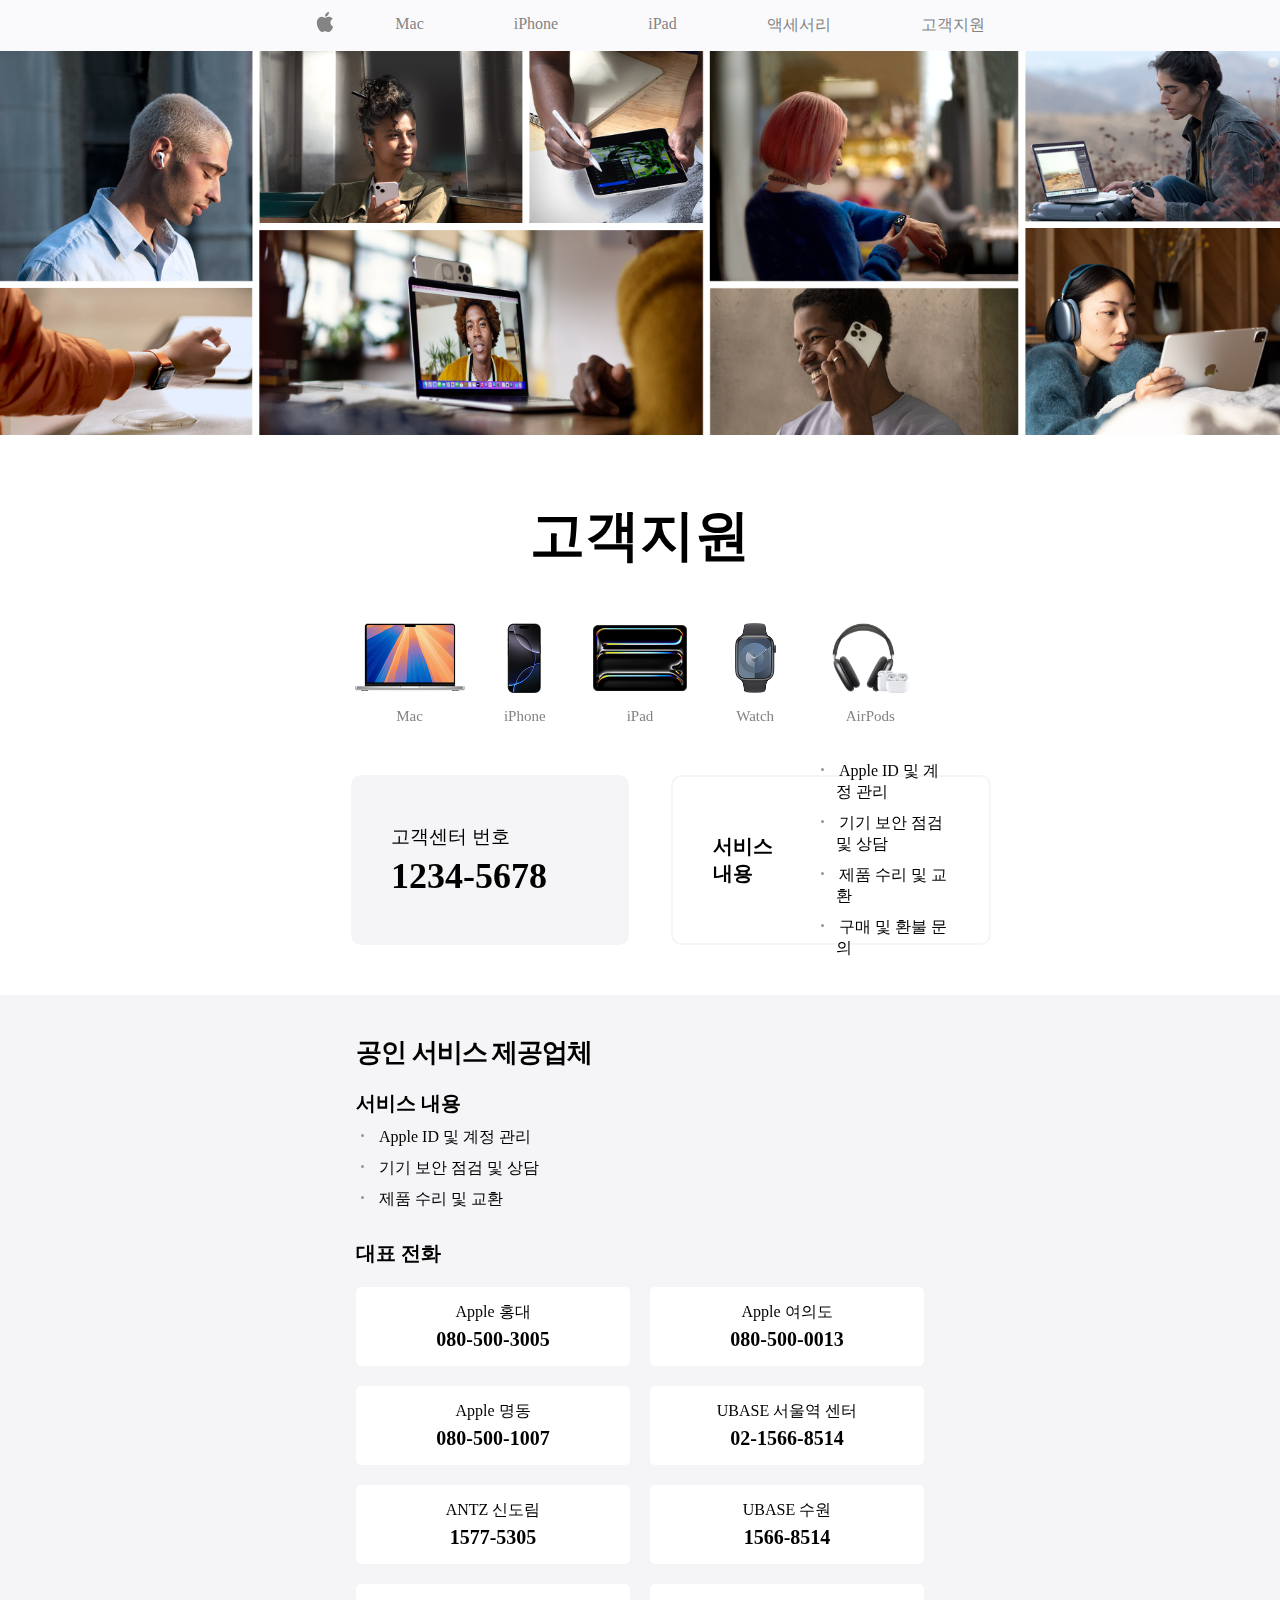
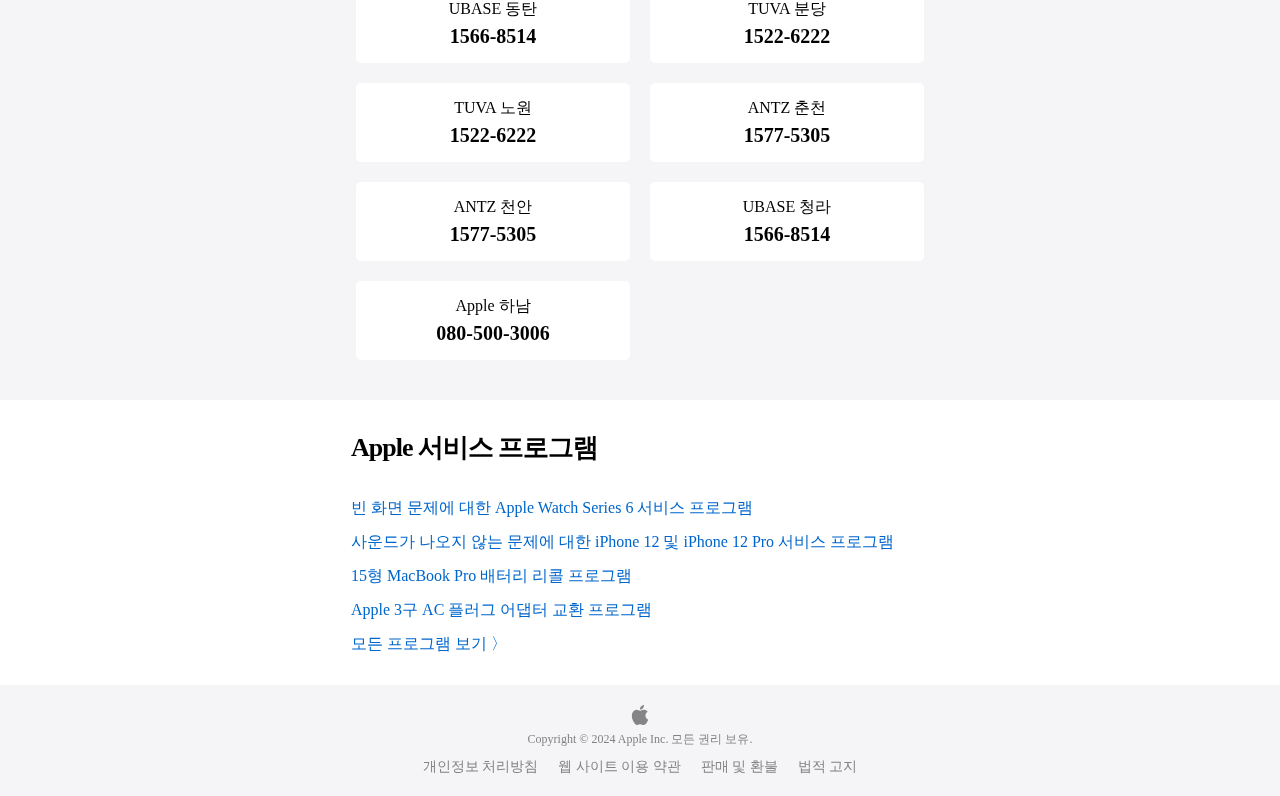
<file: study/02_tabindex.html>
<!DOCTYPE html>
<html lang="ko">
<head>
  <meta charset="UTF-8">
  <meta name="viewport" content="width=device-width, initial-scale=1.0">
  <title>구채현_탭조작</title>
  <link rel="stylesheet" href="./common/fonts.css">
  <link rel="stylesheet" href="./css/02_tabindex.css">
</head>
<body>
  <header>
    <!-- 로고 -->
    <h1>      
      <a href="#" class="logo" >
        <img src="./images/02_tabindex/apple-logo.svg" alt="애플 코리아 로고">
      </a>
    </h1>
    <!-- 네비게이션 링크 -->
    <nav>
      <ul class="menu" >
          <li>
            <a href="#" class="mainMenu">Mac</a>
            <ul class="first subMenu ">
              <li><a href="">MacBook Air</a></li>
              <li><a href="">MacBook Pro</a></li>
              <li><a href="">iMac</a></li>
              <li><a href="">Mac mini</a></li>
            </ul>
          </li>
          <li><a href="#" class="mainMenu">iPhone</a>
            <ul class="subMenu">
              <li><a href="#">iPhone 16 Pro</a></li>
              <li><a href="#">iPhone 16</a></li>
              <li><a href="#">iPhone 15</a></li>
              <li><a href="#">iPhone 14</a></li>
              <li><a href="#">iPhone SE</a></li>
            </ul>
          </li>
          <li><a href="#" class="mainMenu">iPad</a>
            <ul class="subMenu">
              <li><a href="#">iPad Pro</a></li>
              <li><a href="#">iPad Air</a></li>
              <li><a href="#">iPad</a></li>
              <li><a href="#">iPad mini</a></li>
            </ul>
          </li>
          <li><a href="#" class="mainMenu">액세서리</a></li>
          <li>
            <a href="#" class="mainMenu">고객지원</a>
            <ul class="subMenu">
              <li><a href="#">커뮤니티</a></li>
              <li><a href="#">수리</a></li>
              <li><a href="#">문의하기</a></li>
            </ul>
          </li>
      </ul>
    </nav>
  </header>
  <main>
    <picture class="banner">
      <source srcset="./images/02_tabindex/banner.jpg"  media="(max-width: 768px)">
      <source srcset="./images/02_tabindex/banner.jpg"  media="(max-width: 1024px)">
      <img src="./images/02_tabindex/banner.jpg" alt="애플 사용자 이미지 배너">
    </picture>
    <article class="wrap">
      <h1>고객지원</h1>
      <ul class="csCategory">
        <li class="csItem">
          <a href="#">
            <img src="./images/02_tabindex/CsCategory_Mac.png" alt="맥 이미지">
            <h4>Mac</h4>
          </a>
        </li>
        <li class="csItem">
          <a href="#">
            <img src="./images/02_tabindex/CsCategory_iphone.png" alt="아이폰 이미지">
            <h4>iPhone</h4>
          </a>
        </li>
        <li class="csItem">
          <a href="#">
            <img src="./images/02_tabindex/CsCategory_iPad.png" alt="아이패드 이미지">
            <h4>iPad</h4>
          </a>
        </li>
        <li class="csItem">
          <a href="#">
            <img src="./images/02_tabindex/CsCategory_Watch.png" alt="애플워치 이미지">
            <h4>Watch</h4>
          </a>
        </li>
        <li class="csItem">
          <a href="#">
            <img src="./images/02_tabindex/CsCategory_airPods.png" alt="에어팟 이미지">
            <h4>AirPods</h4>
          </a>
        </li>
      </ul>

      <section class="serviceInfo">
        <article class="contactInfo">
          <h3>고객센터 번호</h3>
          <a href="tel:1234-5678">1234-5678</a>
        </article>
        <article class="details">
          <h4>서비스 내용</h4>
          <ul>
            <li>Apple ID 및 계정 관리</li>
            <li>기기 보안 점검 및 상담</li>
            <li>제품 수리 및 교환</li>
            <li>구매 및 환불 문의</li>
          </ul>
        </article>
      </section>
    </article>
    <div class="full_wrap">
      <section class="csAlliate">
        <h3>공인 서비스 제공업체</h3>

        <article class="details">
          <h4>서비스 내용</h4>
          <ul>
            <li>Apple ID 및 계정 관리</li>
            <li>기기 보안 점검 및 상담</li>
            <li>제품 수리 및 교환</li>
          </ul>
        </article>

        <section class="csAlliateNum">
          <h4>대표 전화</h4>
          <dl class="csAlliateNum_wrap">
            <div class="service-item">
              <dt>Apple 홍대</dt>
              <dd><a href="tel:080-500-3005">080-500-3005</a></dd>
            </div>
            <div class="service-item">
              <dt>Apple 여의도</dt>
              <dd><a href="tel:080-500-0013">080-500-0013</a></dd>
            </div>
            <div class="service-item">
              <dt>Apple 명동</dt>
              <dd><a href="tel:080-500-1007">080-500-1007</a></dd>
            </div>
            <div class="service-item">
              <dt>UBASE 서울역 센터</dt>
              <dd><a href="tel:02-1566-8514">02-1566-8514</a></dd>
            </div>
            <div class="service-item">
              <dt>ANTZ 신도림</dt>
              <dd><a href="tel:1577-5305">1577-5305</a></dd>
            </div>
            <div class="service-item">
              <dt>UBASE 수원</dt>
              <dd><a href="tel:1566-8514">1566-8514</a></dd>
            </div>
            <div class="service-item">
              <dt>UBASE 동탄</dt>
              <dd><a href="tel:1566-8514">1566-8514</a></dd>
            </div>
            <div class="service-item">
              <dt>TUVA 분당</dt>
              <dd><a href="tel:1522-6222">1522-6222</a></dd>
            </div>
            <div class="service-item">
              <dt>TUVA 노원</dt>
              <dd><a href="tel:1522-6222">1522-6222</a></dd>
            </div>
            <div class="service-item">
              <dt>ANTZ 춘천</dt>
              <dd><a href="tel:1577-5305">1577-5305</a></dd>
            </div>
            <div class="service-item">
              <dt>ANTZ 천안</dt>
              <dd><a href="tel:02-1566-8514">1577-5305</a></dd>
            </div>
            <div class="service-item">
              <dt>UBASE 청라</dt>
              <dd><a href="tel:1566-8514">1566-8514</a></dd>
            </div>
            <div class="service-item">
              <dt>Apple 하남</dt>
              <dd><a href="tel:080-500-3006">080-500-3006</a></dd>
            </div>
          </dl>
        </section>
      </section>
    </div>
    <div class="wrap">
      <section class="serviceProgram">
        <h3>Apple 서비스 프로그램</h3>
        <ul>
          <li><a href="#">빈 화면 문제에 대한 Apple Watch Series 6 서비스 프로그램</a></li>
          <li><a href="#">사운드가 나오지 않는 문제에 대한 iPhone 12 및 iPhone 12 Pro 서비스 프로그램</a></li>
          <li><a href="#">15형 MacBook Pro 배터리 리콜 프로그램</a></li>
          <li><a href="#">Apple 3구 AC 플러그 어댑터 교환 프로그램</a></li>
          <li><a href="#">모든 프로그램 보기 〉</a></li>
        </ul>
      </section>
    </div>
  </main>
  <footer class="footer">
    <img src="./images/02_tabindex/apple-logo.svg" alt="애플 코리아">
    <small>Copyright &copy; 2024 Apple Inc. 모든 권리 보유.</small>
    <ul class="footer-links">
      <li><a href="#">개인정보 처리방침</a></li>
      <li><a href="#">웹 사이트 이용 약관</a></li>
      <li><a href="#">판매 및 환불</a></li>
      <li><a href="#">법적 고지</a></li>
    </ul>
  </footer>
</body>
</html>
</file>
<file: study/common/fonts.css>
@font-face {
  font-family: AppleSDGothicNeo;
  font-weight: 100;
  src: url(./fonts/AppleSDGothicNeoT.woff2) format("woff2");
}

@font-face {
  font-family: AppleSDGothicNeo;
  font-weight: 200;
  src: url(./fonts/AppleSDGothicNeoUL.woff2) format("woff2");
}

@font-face {
  font-family: AppleSDGothicNeo;
  font-weight: 300;
  src: url(./fonts/AppleSDGothicNeoL.woff2) format("woff2");
}
@font-face {
  font-family: AppleSDGothicNeo;
  font-weight: 400;
  src: url(./fonts/AppleSDGothicNeoR.woff2) format("woff2");
}

@font-face {
  font-family: AppleSDGothicNeo;
  font-weight: 500;
  src: url(./fonts/AppleSDGothicNeoM.woff2) format("woff2");
}

@font-face {
  font-family: AppleSDGothicNeo;
  font-weight: 600;
  src: url(./fonts/AppleSDGothicNeoSB.woff2) format("woff2");
}

@font-face {
  font-family: AppleSDGothicNeo;
  font-weight: 700;
  src: url(./fonts/AppleSDGothicNeoB.woff2) format("woff2");
}

@font-face {
  font-family: AppleSDGothicNeo;
  font-weight: 800;
  src: url(./fonts/AppleSDGothicNeoEB.woff2) format("woff2");
}

@font-face {
  font-family: AppleSDGothicNeo;
  font-weight: 900;
  src: url(./fonts/AppleSDGothicNeoH.woff2) format("woff2");
}
</file>
<file: study/css/02_tabindex.css>
/* 공통 스타일 레이아웃 */
* {
  margin: 0;
  padding: 0;
  box-sizing: border-box;
  font-family: AppleSDGothicNeo;
  font-weight: 500;
}
body {
  font-family: AppleSDGothicNeo, sans-serif;
  overflow-x: hidden;
}
a{text-decoration: none;}
.wrap{
  max-width: 60vw;
  /* margin: 0 auto; */
  margin-inline: auto;
  padding: 0px 95px;
}
.full_wrap{
  max-width: 100vw;
  /* margin: 0 auto; */
  margin-inline: auto;
  padding: 0px 20px;
  background: #F5F5F7;
}

 /* 네비게이션 바------------------ */
header {
  position: relative;
  display: flex;
  justify-content: center;
  align-items: center;
  padding: 5px 20px;
  position: sticky; 
  top: 0;
  width: 100%;
  background: rgba(250, 250, 252, .8);;
  backdrop-filter: saturate(180%) blur(20px);
  z-index: 1000;
}
.logo img {
  display: inline-block;
  position: relative;
  top: -4px;
  height: 20px;
  padding: 0px 40px;
  filter: invert(56%) sepia(0%) saturate(260%) hue-rotate(28deg) brightness(93%) contrast(83%);
}
/* .logo:hover img, .logo:focus img {filter: invert(0%) sepia(100%) saturate(0%) hue-rotate(243deg) brightness(105%) contrast(102%);} */
/* 위를 :is 태그로 그룹화 한 내용 */
.logo:is(:hover, :focus) img {filter: invert(0%) sepia(100%) saturate(0%) hue-rotate(243deg) brightness(105%) contrast(102%);}

ul.menu {
  display: flex;
  gap: 50px;
}
ul.menu li {
  position: relative; 
  z-index: 1;
  list-style: none;
  padding: 10px 20px;
}
ul.menu li a {
  z-index: 1;
  text-decoration: none;
  color: #838384;
  font-weight: 500;
  font-size: 16px;
}
ul.menu li .subMenu {
  position: absolute;
  top: 100%;
  left: 0;
  display: flex;
  flex-direction: column;
  width: 145px;
  gap: 10px;
  z-index: 10;
  opacity: 0;
  visibility: hidden;
  transition: opacity 0.3s ease;
}
ul.menu li .subMenu li{
  padding: 0px 20px;
}
ul.menu li .subMenu li a{
  font-size: 15px;
}
ul.menu li ul.first.subMenu::before{
  content: '';
  position: absolute; 
  top: 0; 
  left: -50vw;
  width: 200vw;
  height: 175px;
  background:linear-gradient( #FAFAFC, #eeeeee);
}
header:focus-within, 
header:hover{
  background: #FAFAFC;
  color:  #000000;
}
ul.menu li:focus-within > a,
ul.menu li:hover > a{
  color:  #000000;
}
ul.menu:hover .subMenu ,
ul.menu:focus-within li .subMenu {
  opacity: 1;
  visibility: visible;
  z-index: 10;
}

 /* 배너 ------------------ */
.banner img{
  position: relative;
  top: 0px;
  width: 100vw;
}

/* 고객지원, 카테고리 ---------- */
main h1{
  font-size: 55px;
  font-weight: 600;
  width: fit-content;
  margin: 60px auto 50px;
}
main .csCategory{
  display: flex;
  width: calc(100vw - 55vw);
  /* margin: 0 auto; */
  margin-inline: auto;
  list-style: none;

}
main .csCategory .csItem{
  width: calc(100% / 5);

}
main .csCategory .csItem a{
  display: flex;
  flex-direction: column;
  align-items: center;
  width: fit-content;
  gap: 15px;
  /* margin: 0 auto; */
  margin-inline: auto;
  color: #838384;
  font-size: 15px;
}
main .csCategory .csItem:hover a,
main .csCategory .csItem:focus a{
  color:  #000000;
}
main .csCategory .csItem img{
  max-width: 100%;
  height: 70px;
}

/* 고객센터 정보 ----------- */
main .serviceInfo{
  display: flex;
  width: calc(100vw - 50vw);
  height: 170px;
  margin: 50px auto 50px;
  justify-content: space-between;
}

main .serviceInfo .contactInfo{
  width: calc(100% / 2.3);
  background-color: #f5f5f7;
  border-radius: 10px;
  padding: 30px 40px;
  display: flex;
  flex-direction: column;
  justify-content: center;
  align-items:flex-start;
  gap: 5px;
}
main .serviceInfo .contactInfo h4{
  font-size: 22px;
  font-weight: 600;
}
main .serviceInfo .contactInfo a{
  color:  #000000;
  font-size: 36px;
  font-weight: 600;
}
main .serviceInfo .details{
  width: calc(100% / 2);
  border: 2px solid #f5f5f7;
  display: flex;
  border-radius: 10px;
  padding: 30px 40px;
  align-items: center;
  gap: 50px;
}
main .serviceInfo .details h4,  main .csAlliate .details h4{
  font-size: 20px;
  font-weight: 600;
}
main .serviceInfo .details ul li, main .csAlliate .details ul li{
  list-style-type: none;
  margin-top: 10px;
}
main .serviceInfo .details ul li:first-child,  main .csAlliate .details ul li :first-child{
  margin-top: unset;
}
main .serviceInfo .details ul li::before,  main .csAlliate .details ul li::before{
  content: '';
  display: inline-block;
  position: relative;
  background-color: #979797;
  width: 3px;
  height: 3px;
  left: -15px;
  top: -5px;
  border-radius: 50%;
}

/* 공인 서비스 제공 업체--------------- */

main .csAlliate{
  max-width: 60vw;
  /* margin: 0 auto; */
  margin-inline: auto;
  padding: 40px 100px;
}
main .csAlliate h3{
  font-size: 26px;
  font-weight: 600;
  letter-spacing: -1px;
}
main .csAlliate h4{
  font-size: 20px;
  font-weight: 600;
}
main .csAlliate article{
  padding: 20px 0px 30px 0px;
}
main .csAlliate .details ul{
  padding-left: 20px;
}

main .csAlliateNum_wrap {
  display: grid;
  grid-template-columns: repeat(auto-fill, minmax(200px, 1fr));
  gap: 20px;
  margin-top: 20px;
}

main .service-item {
  background-color: #fff;
  padding: 15px;
  border-radius: 5px;
  text-align: center;
}
main .service-item a{
  color: #000;
  font-weight: 600;
}

main .service-item dt {
  /* font-weight: bold; */
  margin-bottom: 5px;
  font-size: 16px;
}

main .service-item dd {
  margin: 0;
  font-size: 20px;
  font-weight: 600;
}


/* 서비스 프로그램 ----------- */


main .serviceProgram{
  padding: 20px 0px 30px 0px;
}
main .serviceProgram h3{
  font-size: 26px;
  font-weight: 600;
  letter-spacing: -1px;
  padding: 10px 0px 20px 0px;
}
main .serviceProgram ul li{
  list-style-type: none;
  margin-top: 13px;
}
main .serviceProgram ul li a{
  color:  #0066cc;
}
main .serviceProgram ul li :first-child{
  margin-top: unset;
}

.footer {
  background-color: #f5f5f7;
  padding: 20px 40px;
  text-align: center;
  font-size: 14px;
  color: #838384;
}

.footer small {
  display: block;
  margin: 2px 0 10px;
  font-size: 12px;
}

.footer-links {
  display: flex;
  justify-content: center;
  gap: 20px;
  padding: 0;
  list-style: none;
}

.footer-links li a {
  text-decoration: none;
  color: #838384;
}

.footer-links li a:hover,
.footer-links li a:focus {
  color: #000;
  text-decoration: underline;
}

.footer img {
  display: inline-block;
  position: relative;
  top: 0px;
  height: 20px;
  padding: 0px 40px;
  filter: invert(56%) sepia(0%) saturate(260%) hue-rotate(28deg) brightness(93%) contrast(83%);
}
</file>
